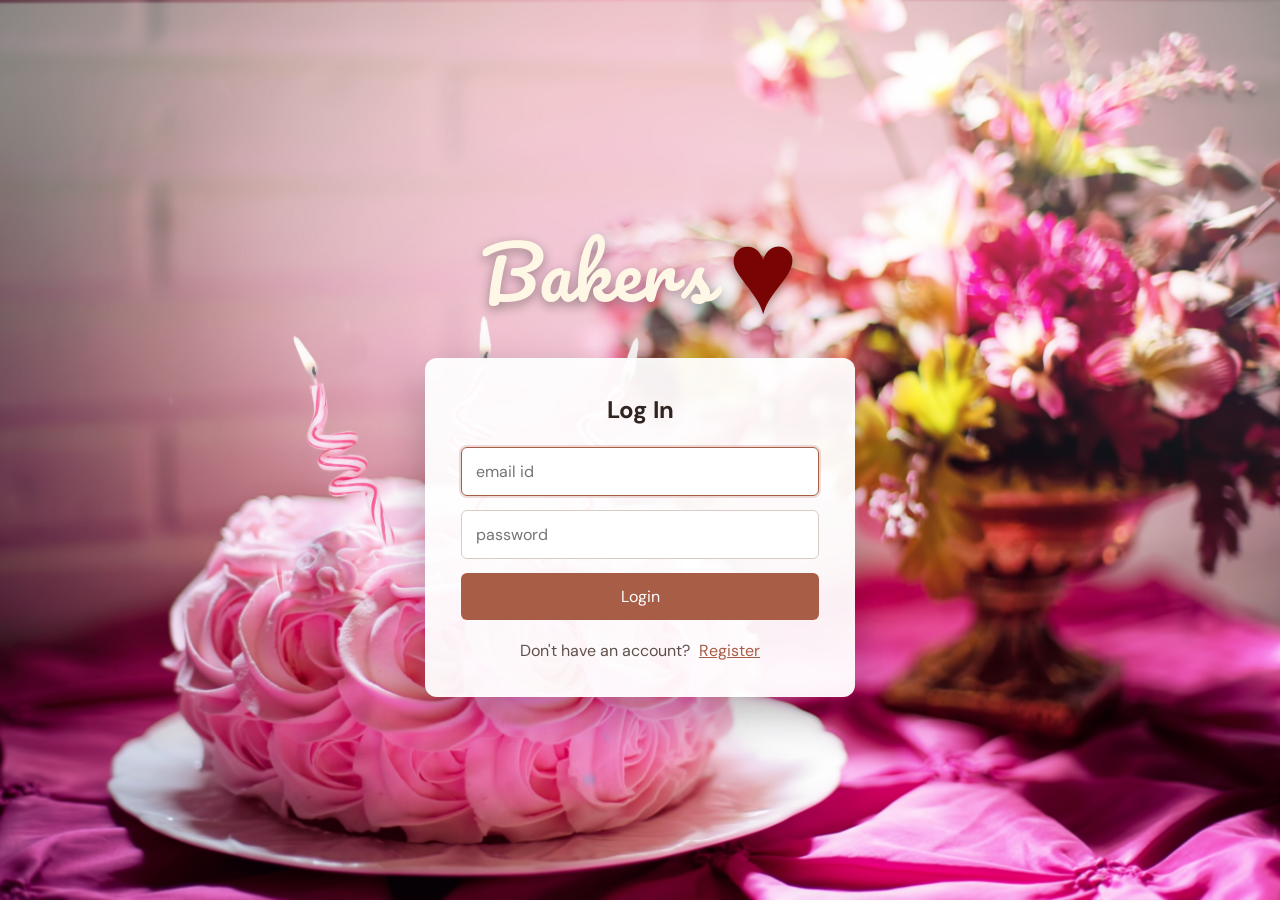
<file: static/index.html>
<!DOCTYPE html>
<html lang="en">
  <head>
    <meta charset="UTF-8">
    <meta name="viewport" content="width=device-width, initial-scale=1.0">
    <title>agentic bakers</title>
  <link rel="stylesheet" href="/static/style.css">
  </head>
  <body>
    <div class="login-form">
      <h1>Bakers</h1>
      <div class="container">
        <div class="main">
          <div class="content">
            <h2>Log In</h2>
            <form action="" method="post" id="loginForm">
              <input type="text" id="email" placeholder="email id" required autofocus="">
              <input type="password" id="password" placeholder="password" required>
              <button class="btn" type="submit">
                Login
              </button>
            </form>
            <p class="account">Don't have an account? <a href="/static/register.html">Register</a></p>
          </div>
          
        </div>
      </div>
    </div>
    <script>
      const login=document.getElementById("loginForm");
      login.addEventListener("submit",async function (event){
      event.preventDefault();
      const userEmail=document.getElementById('email').value;
      const userPassword=document.getElementById('password').value;
      const response=await fetch("/login",{
        method:"POST",
        headers:{
          "Content-Type":"application/json"
        },
        body:JSON.stringify({
          email:userEmail,
          password:userPassword
        })
      });
      const data=await response.json();
      if(response.ok && data.success){
        const params=new URLSearchParams({
          customer_id:data.customer_id,
          session_id:data.session_id
        });
        window.location.href="/static/home.html?"+params.toString();
      }
      else{
        alert("user not found! please register");
      }
    });
    </script>
  </body>
</html>
</file>
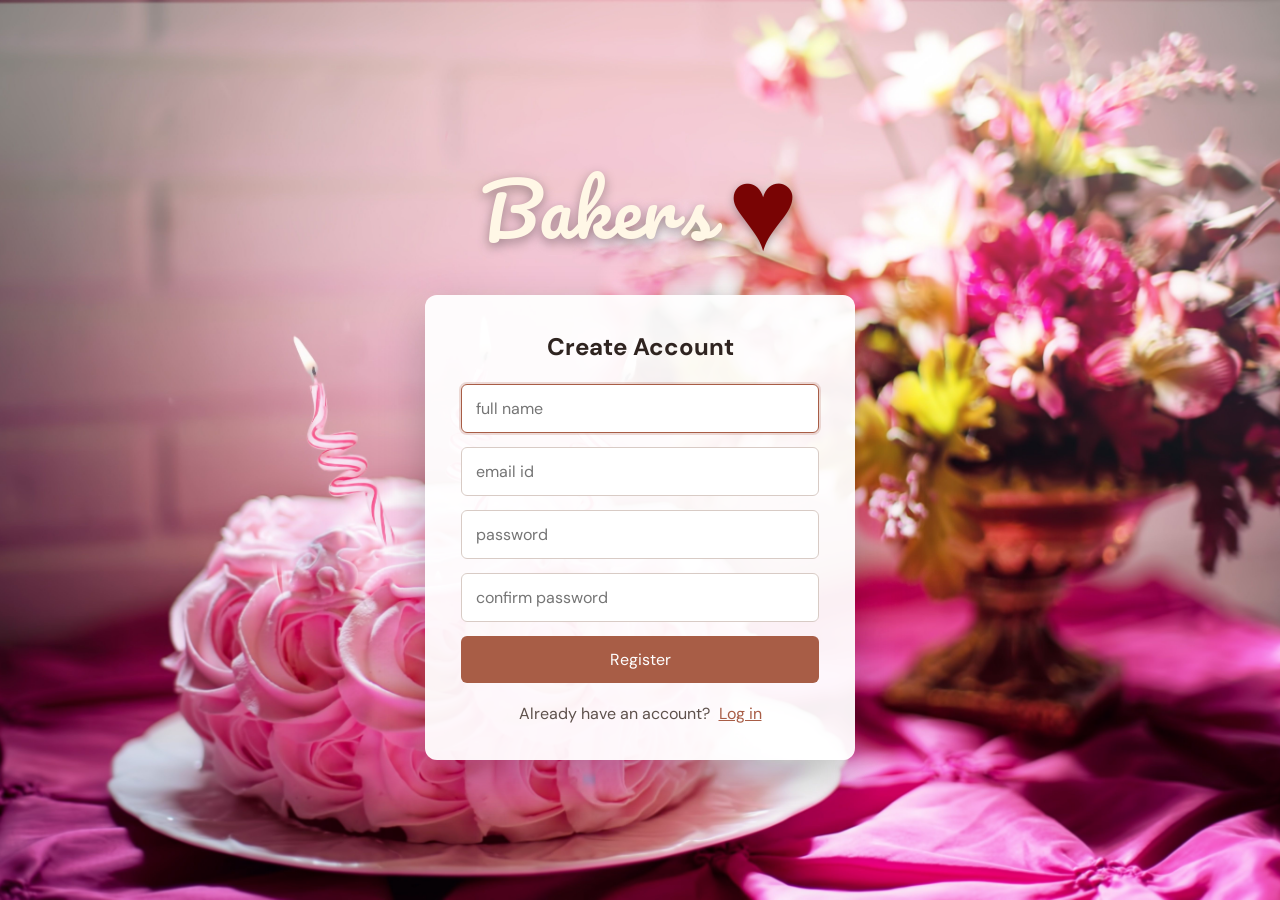
<file: static/register.html>
<!DOCTYPE html>
<html lang="en">
  <head>
    <meta charset="UTF-8">
    <meta name="viewport" content="width=device-width, initial-scale=1.0">
    <title>Register | Agentic Bakers</title>
    <link rel="stylesheet" href="/static/style.css">
  </head>
  <body>
    <div class="login-form">
      <h1>Bakers</h1>
      <div class="container">
        <div class="main">
          <div class="content">
            <h2>Create Account</h2>
            <form action="" method="post" id="register-form">
              <input type="text" name="name" id="name" placeholder="full name" required autofocus>
              <input type="email" name="email" id="email" placeholder="email id" required>
              <input type="password" name="password" id="password" placeholder="password" required>
              <input type="password" name="confirm-password" id="confirm-password" placeholder="confirm password" required>
              <button class="btn" type="submit">Register</button>
            </form>
            <p class="account">Already have an account? <a href="/static/index.html">Log in</a></p>
          </div>
        </div>
      </div>
    </div>
    <script>
      const registerForm = document.getElementById('register-form');
      const userPassword = document.getElementById('password');
      const confirmPassword = document.getElementById('confirm-password');
      const userName = document.getElementById('name');
      const userEmail = document.getElementById('email');

      function validatePasswords() {
        confirmPassword.setCustomValidity(
          userPassword.value === confirmPassword.value ? '' : 'Passwords do not match.'
        );
      }

      userPassword.addEventListener('input', validatePasswords);
      confirmPassword.addEventListener('input', validatePasswords);
      registerForm.addEventListener('submit', async function(event) {
        event.preventDefault();
        validatePasswords();

        if (!registerForm.checkValidity()) {
          if (confirmPassword.validationMessage) {
            alert(confirmPassword.validationMessage);
          }
          return;
        }

        try {
          const res = await fetch('/register', {
            method: 'POST',
            headers: {
              'Content-Type': 'application/json'
            },
            body: JSON.stringify({
              email: userEmail.value,
              password: userPassword.value,
              name: userName.value
            })
          });
          const data = await res.json();

          if (res.ok) {
            alert(
              'Registration successful!\n' +
              'Your Customer ID is: ' + data.customer_id
            );
          } else {
            alert('Registration failed! Try again');
          }
        } catch (error) {
          alert('Unable to connect to the server.');
        }
      });

    </script>
  </body>
</html>
</file>
<file: static/style.css>
@import url('https://fonts.googleapis.com/css2?family=DM+Sans:wght@400;500;600;700&family=Pacifico&family=Playfair+Display:wght@400;500;600&display=swap');

*{
    padding: 0;
    margin: 0;
    box-sizing: border-box;
    font-family: 'DM Sans', sans-serif;
}
html,body{
    min-height:100%;
}
body{
    background-image: url('anniversary-beautiful-birthday-433527.jpg');
    background-size: cover;
    background-position: center;
    background-repeat: no-repeat;
    background-attachment: fixed;
    min-height: 100vh;
}
.login-form{
    position:relative;
    min-height:100vh;
    z-index:0;
    padding: 32px 20px;
    display: flex;
    flex-direction: column;
    justify-content: center;
    align-items: center;
}
.login-form > h1{
    align-items: center;
    color: #fff7e6;
    display: flex;
    font-family: 'Pacifico', 'Brush Script MT', cursive;
    font-size: clamp(2.8rem, 8vw, 4.5rem);
    font-weight: 400;
    gap: 14px;
    letter-spacing: 1px;
    margin-bottom: 18px;
    text-align: center;
    text-shadow: 0 4px 12px rgba(0, 0, 0, 0.35);
}
.login-form > h1::after{
    color: #790404;
    content: '\2665';
    font-family: sans-serif;
    font-size: 1.65em;
    text-shadow: 0 3px 10px rgba(0, 0, 0, 0.3);
}
.container{
    width: min(100%, 430px);
}
.main{
    background: rgba(255, 255, 255, 0.94);
    border-radius: 12px;
    box-shadow: 0 18px 45px rgba(0, 0, 0, 0.25);
    padding: 36px;
}
.content h2{
    color: #2f2420;
    margin-bottom: 22px;
    text-align: center;
}
form{
    display: grid;
    gap: 14px;
}
input{
    border: 1px solid #d8cbc5;
    border-radius: 6px;
    font-size: 1rem;
    padding: 13px 14px;
    width: 100%;
}
input:focus{
    border-color: #a85d46;
    outline: 2px solid rgba(168, 93, 70, 0.2);
}
.btn{
    background: #a85d46;
    border: 0;
    border-radius: 6px;
    color: #ffffff;
    cursor: pointer;
    font-size: 1rem;
    padding: 13px;
}
.btn:hover{
    background: #864735;
}
.account{
    color: #5e514c;
    margin-top: 20px;
    text-align: center;
}
.account a{
    color: #a85d46;
    margin-left: 5px;
}
.form-img{
    display: none;
}
@media (max-width: 480px){
    .main{
        padding: 28px 20px;
    }
}

.home-page{
    background-color: #f7efe7;
    background-image: none;
    color: #33241f;
}
.home-page a,
.home-page button,
.home-page input{ transition: background-color .2s ease, color .2s ease, border-color .2s ease, transform .2s ease; }
.site-header{
    align-items: center;
    background: #fffaf5;
    display: flex;
    justify-content: space-between;
    padding: 22px clamp(20px, 6vw, 84px);
    position: relative;
    z-index: 2;
}
.brand{
    color: #6e3027;
    font-family: 'Pacifico', 'Brush Script MT', cursive;
    font-size: 1.8rem;
    text-decoration: none;
}
.brand span{
    color: #c95b51;
    font-family: sans-serif;
    font-size: .75em;
}
.site-nav{
    align-items: center;
    display: flex;
    gap: 28px;
}
.site-nav a{
    color: #6e5b52;
    font-size: .86rem;
    text-decoration: none;
}
.site-nav a:hover,
.site-nav .active{
    color: #a84d3f;
}
.site-nav .nav-button{
    border: 1px solid #d8b3a5;
    border-radius: 4px;
    color: #8d4337;
    padding: 10px 15px;
}
.customer-badge{
    background: #f6e7dc;
    color: #8d4337;
    font-size: .72rem;
    padding: 9px 11px;
}
.home-hero{
    align-items: center;
    background: linear-gradient(90deg, rgba(250, 239, 228, .98) 0%, rgba(250, 239, 228, .88) 48%, rgba(250, 239, 228, .35) 100%), url('anniversary-beautiful-birthday-433527.jpg') center / cover;
    display: grid;
    gap: 40px;
    grid-template-columns: minmax(0, 1.4fr) minmax(230px, .6fr);
    min-height: 590px;
    padding: 72px clamp(20px, 9vw, 140px);
}
.hero-copy{
    max-width: 670px;
}
.eyebrow{
    color: #ae5c4d;
    font-size: .72rem;
    font-weight: 700;
    letter-spacing: 2px;
    margin-bottom: 14px;
    text-transform: uppercase;
}
.hero-copy h1{
    color: #402c25;
    font-family: 'Playfair Display', Georgia, serif;
    font-size: 5.1rem;
    font-weight: 400;
    line-height: 1.02;
    max-width: 720px;
}
.hero-copy h1 em{
    color: #a84d3f;
    font-family: 'Pacifico', 'Brush Script MT', cursive;
    font-size: .86em;
    font-style: normal;
}
.hero-text{
    color: #6d574d;
    font-size: 1rem;
    line-height: 1.7;
    margin: 24px 0 30px;
    max-width: 480px;
}
.hero-actions{
    align-items: center;
    display: flex;
    flex-wrap: wrap;
    gap: 16px;
}
.primary-action,
.light-action{
    background: #a84d3f;
    color: white;
    display: inline-block;
    font-size: .84rem;
    padding: 14px 20px;
    text-decoration: none;
}
.primary-action:hover{ background: #81392f; }
.secondary-action{
    color: #70443a;
    font-size: .84rem;
    text-decoration: underline;
    text-underline-offset: 4px;
}
.hero-note{
    background: rgba(255, 250, 245, .9);
    border-left: 4px solid #c95b51;
    box-shadow: 0 18px 35px rgba(86, 48, 35, .15);
    display: grid;
    gap: 12px;
    max-width: 260px;
    padding: 28px;
    transform: rotate(2deg);
}
.note-label,
.note-detail{ color: #9a7567; font-size: .76rem; }
.hero-note strong{ color: #6e3027; font-family: 'Playfair Display', Georgia, serif; font-size: 1.8rem; font-weight: 500; line-height: 1.15; }
.hero-note:hover{ transform: rotate(0deg) translateY(-4px); }
.menu-section{ padding: 92px clamp(20px, 9vw, 140px); }
.section-heading{ align-items: end; display: flex; justify-content: space-between; margin-bottom: 35px; }
.section-heading h2,
.story-section h2,
.order-strip h2{ color: #402c25; font-family: 'Playfair Display', Georgia, serif; font-size: 3.4rem; font-weight: 500; line-height: 1.1; }
.section-heading > p{ color: #79665c; line-height: 1.6; max-width: 330px; }
.category-grid{ display: grid; gap: 18px; grid-template-columns: repeat(auto-fit, minmax(230px, 1fr)); }
.category-card{ border-radius: 4px; min-height: 250px; padding: 30px; transition: transform .2s ease, box-shadow .2s ease; }
.category-card:hover{ box-shadow: 0 14px 28px rgba(77, 43, 34, .12); transform: translateY(-5px); }
.category-cake{ background: #efd0c4; }
.category-pastry{ background: #eadbb9; }
.category-cookie{ background: #cad8d0; }
.category-icon{ color: #70443a; display: block; font-size: 1.8rem; margin-bottom: 35px; }
.category-card h3{ color: #402c25; font-family: 'Playfair Display', Georgia, serif; font-size: 1.7rem; font-weight: 500; margin-bottom: 10px; }
.category-card p{ color: #604c43; font-size: .86rem; line-height: 1.5; max-width: 190px; }
.category-card a{ color: #70443a; display: inline-block; font-size: .78rem; margin-top: 24px; text-decoration: none; }
.category-card a span{ font-size: 1.1rem; margin-left: 5px; }
.account-section{ background: #f7efe7; padding: 86px clamp(20px, 9vw, 140px); }
.account-heading{ margin-bottom: 30px; }
.account-heading > p{ color: #8d4337; font-size: .82rem; }
.account-grid{ display: grid; gap: 18px; grid-template-columns: 1fr 1fr; }
.panel{ background: #fffaf5; border: 1px solid #eadbd2; padding: 28px; }
.panel-heading{ align-items: center; border-bottom: 1px solid #eadbd2; display: flex; justify-content: space-between; padding-bottom: 16px; }
.panel-heading h3{ color: #402c25; font-family: 'Playfair Display', Georgia, serif; font-size: 1.5rem; font-weight: 500; }
.panel-heading > span{ color: #a84d3f; font-size: .8rem; font-weight: 600; }
.cart-content{ min-height: 130px; padding: 8px 0; }
.panel-empty{ color: #a18377; font-size: .84rem; padding: 30px 0; }
.pay{ background: #a84d3f; border: 0; color: #fff; cursor: pointer; font-size: .78rem; padding: 13px 16px; width: 100%; }
.pay:disabled{ background: #d9c5bc; cursor: not-allowed; }
.audit-live{ align-items: center; display: flex; gap: 6px; }
.audit-live i{ background: #6ba276; border-radius: 50%; height: 7px; width: 7px; }
.ledger{ min-height: 130px; padding-top: 8px; }
.ledger .empty{ color: #a18377; font-size: .84rem; padding: 30px 0; }
.ledger .row{ border-bottom: 1px solid #f0e5dd; display: grid; gap: 14px; grid-template-columns: 62px 1fr; padding: 14px 0; }
.ledger .t{ color: #a18377; font-size: .7rem; }
.ledger .e{ color: #604c43; font-size: .82rem; font-weight: 600; }
.ledger .d{ color: #a18377; font-size: .72rem; margin-top: 4px; }
.story-section{ align-items: center; background: #fffaf5; display: grid; gap: 35px; grid-template-columns: 1fr 1fr auto; padding: 70px clamp(20px, 9vw, 140px); }
.story-section > p{ color: #705d54; font-size: .95rem; line-height: 1.8; max-width: 400px; }
.order-strip{ align-items: center; background: #703d35; display: grid; gap: 70px; grid-template-columns: minmax(240px, .8fr) minmax(360px, 1fr); padding: 72px clamp(20px, 9vw, 140px); }
.order-copy h2{ color: #fff8ef; font-size: 2.8rem; }
.order-copy > p:last-child{ color: #e8c8b8; font-size: .92rem; line-height: 1.7; margin-top: 22px; max-width: 360px; }
.order-strip .eyebrow{ color: #f0b09b; }
.chat{ background: #fffaf5; box-shadow: 0 18px 38px rgba(39, 20, 16, .22); color: #402c25; max-width: 560px; padding: 18px; }
.chat-header{ align-items: center; border-bottom: 1px solid #eadbd2; display: flex; gap: 12px; padding: 2px 2px 16px; }
.assistant-avatar{ align-items: center; background: #efd0c4; border-radius: 50%; color: #9c493e; display: flex; font-size: 1.2rem; height: 38px; justify-content: center; width: 38px; }
.chat-header strong{ display: block; font-family: Georgia, serif; font-size: 1.05rem; font-weight: 400; }
.chat-header span:not(.chat-badge){ align-items: center; color: #a18377; display: flex; font-size: .7rem; gap: 5px; margin-top: 3px; }
.chat-header i{ background: #6ba276; border-radius: 50%; display: inline-block; height: 6px; width: 6px; }
.chat-badge{ background: #f6e7dc; color: #9c5c4e; font-size: .62rem; margin-left: auto; padding: 6px 8px; }
.msgs{ display: flex; flex-direction: column; gap: 12px; min-height: 105px; padding: 20px 6px; }
.empty{ background: #f7eee7; color: #795e53; font-size: .82rem; line-height: 1.5; padding: 13px 15px; width: fit-content; }
.user-message{ align-self: flex-end; background: #a84d3f; color: #fffaf5; font-size: .82rem; line-height: 1.5; max-width: 85%; padding: 13px 15px; }
.composer{ border: 1px solid #e3d3c9; display: flex; gap: 8px; padding: 5px; }
.composer input{ background: transparent; border: 0; color: #402c25; font-size: .8rem; outline: 0; padding: 9px; }
.composer input:disabled{ opacity: 1; }
.composer button{ background: #a84d3f; border: 0; color: #fff; cursor: pointer; font-size: 1.1rem; min-width: 38px; }
.composer button:hover{ background: #81392f; }
.state{ color: #a18377; font-size: .65rem; padding: 10px 3px 0; text-align: right; }
.light-action{ background: #fff8ef; color: #703d35; }
.site-footer{ background: #3e2925; color: #d9b8a8; display: flex; font-size: .76rem; justify-content: space-between; padding: 22px clamp(20px, 9vw, 140px); }
.site-footer span:first-child{ color: #fff8ef; font-family: 'Pacifico', cursive; }
@media (max-width: 720px){
    .site-header{ align-items: flex-start; flex-direction: column; gap: 18px; }
    .site-nav{ flex-wrap: wrap; gap: 16px; }
    .home-hero{ grid-template-columns: 1fr; min-height: auto; padding-bottom: 60px; padding-top: 60px; }
    .hero-copy h1{ font-size: 3.2rem; }
    .section-heading h2,
    .story-section h2,
    .order-copy h2{ font-size: 2.2rem; }
    .hero-note{ margin-left: auto; }
    .section-heading,.story-section{ align-items: flex-start; flex-direction: column; display: flex; }
    .order-strip{ gap: 32px; grid-template-columns: 1fr; }
    .chat{ max-width: none; width: 100%; }
    .account-grid{ grid-template-columns: 1fr; }
    .category-grid{ grid-template-columns: 1fr; }
    .category-card{ min-height: 210px; }
    .story-section{ gap: 22px; }
    .site-footer{ flex-direction: column; gap: 10px; }
}
.shop-message{ align-self: flex-start; background: #f7eee7; color: #4a382f; font-size: .82rem; line-height: 1.5; max-width: 85%; padding: 13px 15px; white-space: pre-wrap; }
.cart-row{ border-bottom: 1px solid #f0e5dd; display: flex; font-size: .84rem; justify-content: space-between; padding: 11px 0; }
.cart-row span:last-child{ color: #8d4337; font-weight: 600; }

.deals-section{ background: #fffaf5; }
.deals-grid{ display: grid; gap: 18px; grid-template-columns: repeat(auto-fit, minmax(220px, 1fr)); }
.deal-card{ background: #fff; border: 1px solid #eadbd2; border-radius: 4px; padding: 24px; }
.deal-badge{ background: #f6e7dc; color: #8d4337; display: inline-block; font-size: .7rem; font-weight: 600; letter-spacing: .5px; margin-bottom: 14px; padding: 5px 10px; text-transform: uppercase; }
.deal-card h3{ color: #402c25; font-family: 'Playfair Display', Georgia, serif; font-size: 1.35rem; font-weight: 500; line-height: 1.2; }
.deal-meta{ color: #a18377; font-size: .76rem; margin-top: 6px; text-transform: capitalize; }
.deal-price{ color: #402c25; font-size: 1.15rem; font-weight: 600; margin-top: 14px; }
.deal-price s{ color: #a18377; font-size: .85rem; font-weight: 400; margin-left: 9px; }
.deal-stock{ color: #8d4337; font-size: .74rem; margin-top: 8px; }
@media (max-width: 720px){ .deals-grid{ grid-template-columns: 1fr; } }

.cart-row s{ color: #a18377; font-weight: 400; margin-right: 6px; }
.cart-saved{ color: #6ba276; font-size: .78rem; font-weight: 600; padding-top: 12px; text-align: right; }

.budget-strip{ background: #f7eee7; color: #8d4337; font-size: .74rem; margin-bottom: 12px; padding: 9px 11px; }
.budget-form{ border-top: 1px solid #eadbd2; margin-bottom: 14px; padding-top: 12px; }
.budget-form label{ align-self: center; color: #79665c; font-size: .76rem; }
.budget-form input{ border: 1px solid #e3d3c9; border-radius: 0; font-size: .82rem; padding: 8px 10px; }
.budget-form .reset{ background: #fff; border: 1px solid #d8b3a5; color: #8d4337; cursor: pointer; font-size: .76rem; grid-column: 1 / -1; padding: 10px; }
.budget-form .reset:hover{ background: #f7eee7; }
.budget-form .reset:disabled{ color: #c2ada5; cursor: not-allowed; }

.category-card:disabled{ cursor: wait; opacity: .7; }
.card-action{ color: #70443a; font-size: .78rem; font-weight: 600; margin-top: auto; padding-top: 20px; }
.hero-actions button.primary-action{ border: 0; cursor: pointer; font-family: inherit; }
.hero-actions button.primary-action:disabled,
.story-section button.primary-action:disabled{ cursor: wait; opacity: .7; }
.story-section button.primary-action{ border: 0; cursor: pointer; font-family: inherit; }
.hero-note strong{ font-style: italic; }

.chips{ display: flex; flex-wrap: wrap; gap: 8px; padding: 0 4px 12px; }
.chip{ background: #fffaf5; border: 1px solid #e3d3c9; border-radius: 999px; color: #7d5c50; cursor: pointer; font-family: inherit; font-size: .74rem; padding: 8px 13px; transition: background .2s ease, border-color .2s ease; }
.chip:hover{ background: #f7eee7; border-color: #d8b3a5; }
.chip:disabled{ cursor: wait; opacity: .6; }

.typing{ display: flex; gap: 5px; padding: 16px 15px; }
.typing span{ animation: blink 1.2s infinite; background: #c2a294; border-radius: 50%; height: 7px; width: 7px; }
.typing span:nth-child(2){ animation-delay: .2s; }
.typing span:nth-child(3){ animation-delay: .4s; }
@keyframes blink{ 0%, 60%, 100%{ opacity: .3; } 30%{ opacity: 1; } }

.cart-row em{ color: #a18377; font-size: .78rem; font-style: normal; }

.budget-form summary{ color: #8d4337; cursor: pointer; font-size: .76rem; list-style: none; padding: 4px 0; }
.budget-form summary::-webkit-details-marker{ display: none; }
.budget-form summary::before{ content: '\2699  '; }
.budget-fields{ align-items: center; display: grid; gap: 8px; grid-template-columns: auto 1fr; padding-top: 10px; }
.budget-hint{ color: #a18377; font-size: .7rem; line-height: 1.4; padding-top: 8px; }

.deal-card{ background: #fff; border: 1px solid #eadbd2; border-radius: 18px; cursor: pointer; display: block; font: inherit; padding: 24px; text-align: left; transition: transform .2s ease, box-shadow .2s ease; width: 100%; }
.deal-card:hover{ box-shadow: 0 16px 30px rgba(77, 43, 34, .12); transform: translateY(-4px); }
.deal-card:disabled{ cursor: wait; opacity: .7; }

.cart-panel.is-paid{ background: linear-gradient(180deg, #f3faf4 0%, #eaf5ec 100%); border-color: #c4e0ca; }
.cart-panel.is-paid .cart-row span:last-child{ color: #3f7a4c; }
.cart-panel.is-paid .cart-total,
.cart-panel.is-paid .panel-heading > span{ color: #3f7a4c; }
.cart-panel.is-paid .pay,
.cart-panel.is-paid .pay:disabled{ background: #6ba276; color: #fff; box-shadow: none; cursor: default; opacity: 1; }
.paid-strip{ align-items: center; background: #e3f2e6; border-radius: 10px; color: #2f6b3c; display: flex; flex-wrap: wrap; gap: 4px 10px; font-size: .76rem; margin-bottom: 12px; padding: 11px 13px; }
.paid-strip strong{ font-size: .84rem; }
.paid-strip strong::before{ content: '\2713  '; }
.paid-strip span{ color: #5a8663; font-size: .7rem; }
</file>
